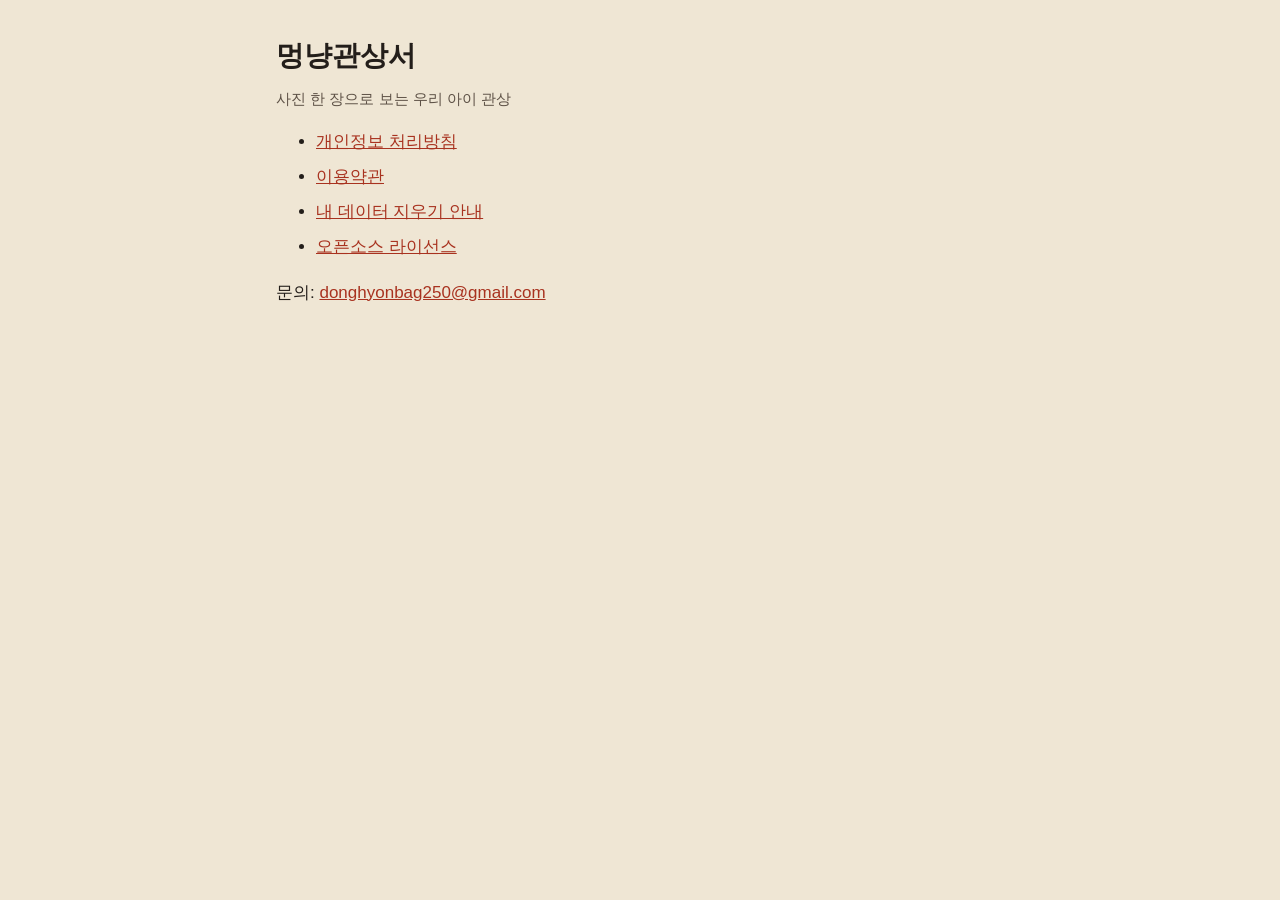
<file: index.html>
<!doctype html>
<html lang="ko">
<head>
<meta charset="utf-8"><meta name="viewport" content="width=device-width, initial-scale=1">
<title>멍냥관상서 안내</title>
<link rel="stylesheet" href="style.css">
</head>
<body><main>
<h1>멍냥관상서</h1>
<p class="meta">사진 한 장으로 보는 우리 아이 관상</p>
<ul>
  <li><a href="privacy.html">개인정보 처리방침</a></li>
  <li><a href="terms.html">이용약관</a></li>
  <li><a href="delete.html">내 데이터 지우기 안내</a></li>
  <li><a href="licenses.html">오픈소스 라이선스</a></li>
</ul>
<p>문의: <a href="mailto:donghyonbag250@gmail.com">donghyonbag250@gmail.com</a></p>
</main></body>
</html>
</file>
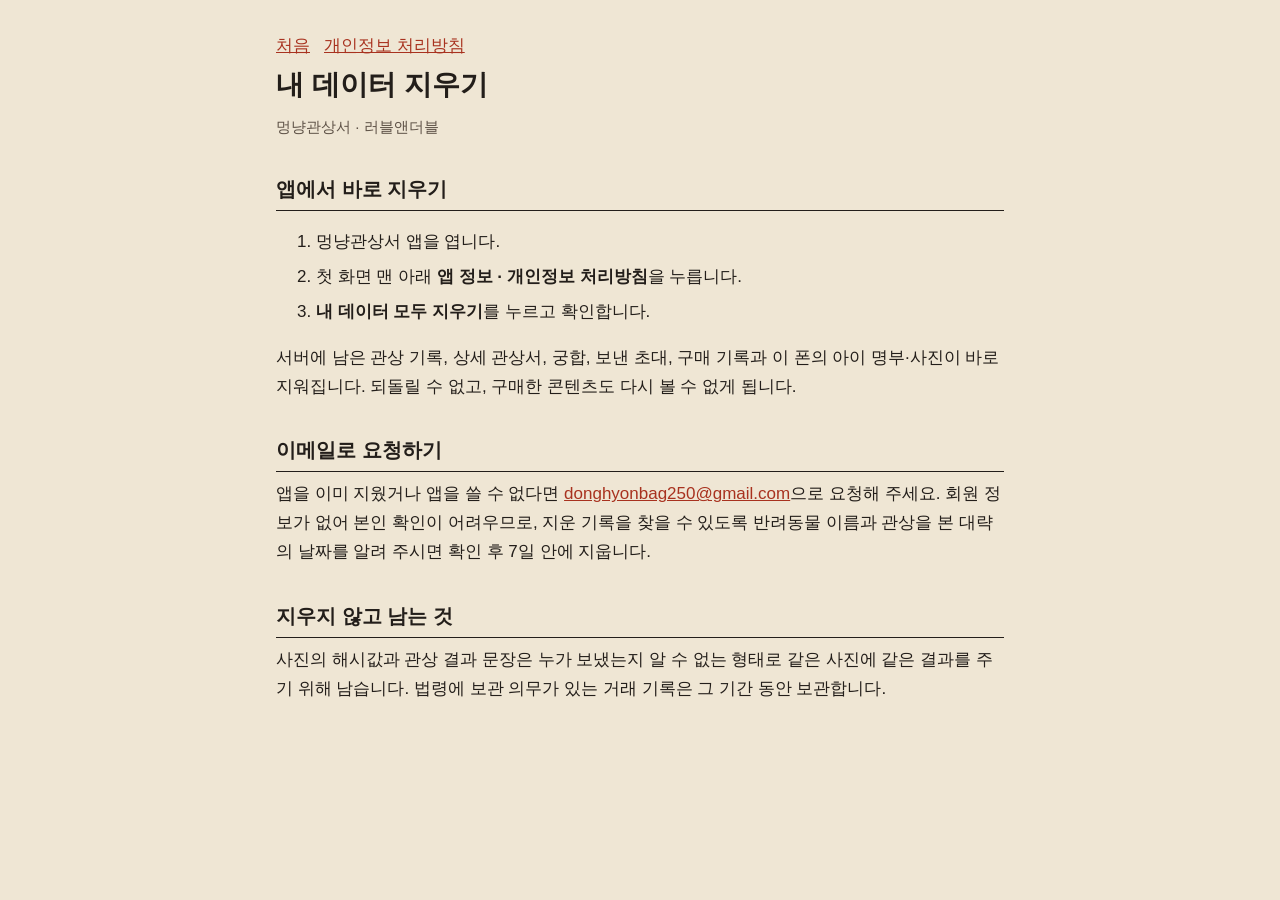
<file: delete.html>
<!doctype html>
<html lang="ko">
<head>
<meta charset="utf-8"><meta name="viewport" content="width=device-width, initial-scale=1">
<title>내 데이터 지우기</title>
<link rel="stylesheet" href="style.css">
</head>
<body><main>
<nav><a href="index.html">처음</a><a href="privacy.html">개인정보 처리방침</a></nav>
<h1>내 데이터 지우기</h1>
<p class="meta">멍냥관상서 · 러블앤더블</p>

<h2>앱에서 바로 지우기</h2>
<ol>
<li>멍냥관상서 앱을 엽니다.</li>
<li>첫 화면 맨 아래 <strong>앱 정보 · 개인정보 처리방침</strong>을 누릅니다.</li>
<li><strong>내 데이터 모두 지우기</strong>를 누르고 확인합니다.</li>
</ol>
<p>서버에 남은 관상 기록, 상세 관상서, 궁합, 보낸 초대, 구매 기록과 이 폰의 아이 명부·사진이 바로 지워집니다. 되돌릴 수 없고, 구매한 콘텐츠도 다시 볼 수 없게 됩니다.</p>

<h2>이메일로 요청하기</h2>
<p>앱을 이미 지웠거나 앱을 쓸 수 없다면 <a href="mailto:donghyonbag250@gmail.com">donghyonbag250@gmail.com</a>으로 요청해 주세요. 회원 정보가 없어 본인 확인이 어려우므로, 지운 기록을 찾을 수 있도록 반려동물 이름과 관상을 본 대략의 날짜를 알려 주시면 확인 후 7일 안에 지웁니다.</p>

<h2>지우지 않고 남는 것</h2>
<p>사진의 해시값과 관상 결과 문장은 누가 보냈는지 알 수 없는 형태로 같은 사진에 같은 결과를 주기 위해 남습니다. 법령에 보관 의무가 있는 거래 기록은 그 기간 동안 보관합니다.</p>
</main></body>
</html>
</file>
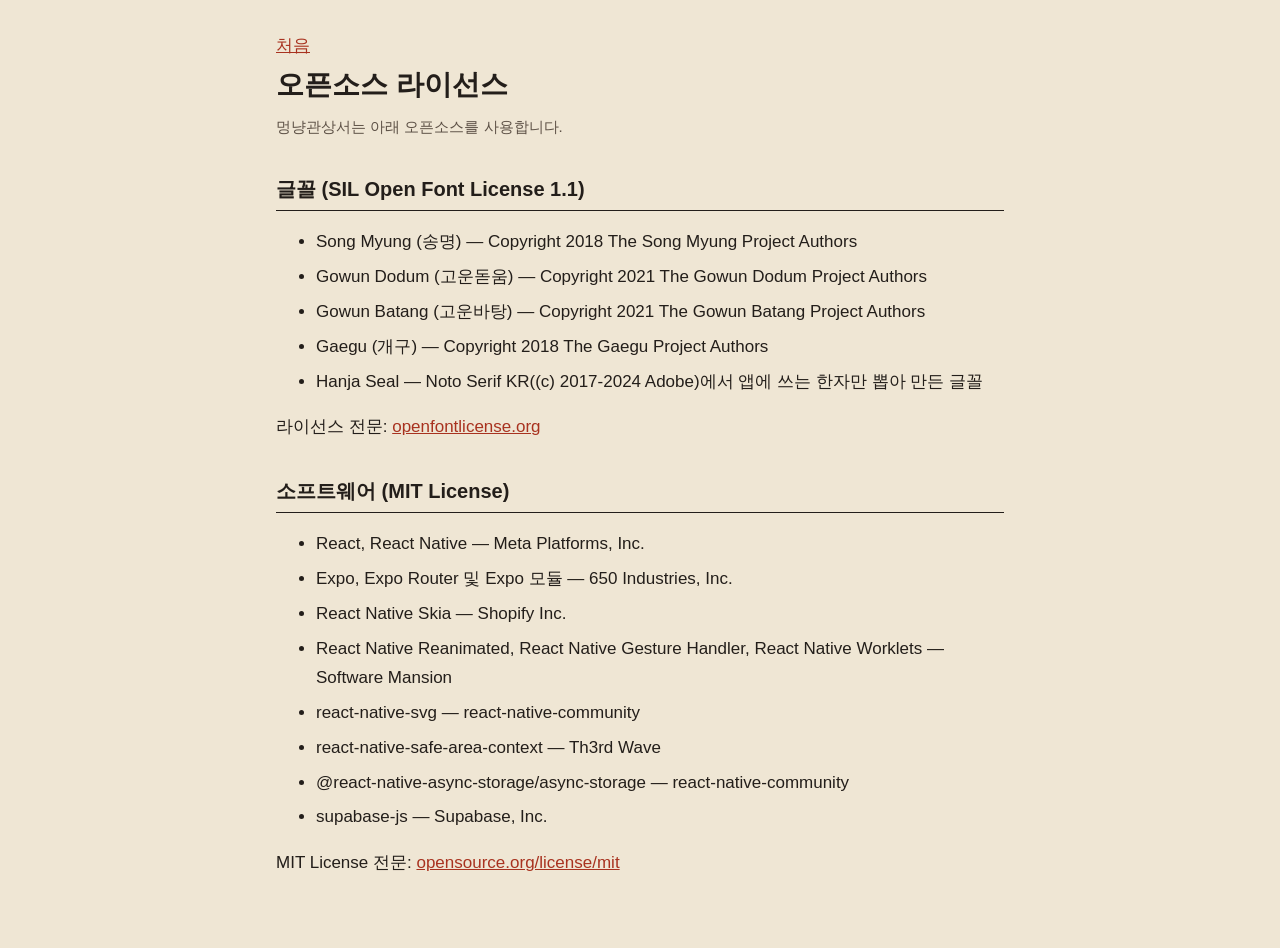
<file: licenses.html>
<!doctype html>
<html lang="ko">
<head>
<meta charset="utf-8"><meta name="viewport" content="width=device-width, initial-scale=1">
<title>오픈소스 라이선스</title>
<link rel="stylesheet" href="style.css">
</head>
<body><main>
<nav><a href="index.html">처음</a></nav>
<h1>오픈소스 라이선스</h1>
<p class="meta">멍냥관상서는 아래 오픈소스를 사용합니다.</p>

<h2>글꼴 (SIL Open Font License 1.1)</h2>
<ul>
<li>Song Myung (송명) — Copyright 2018 The Song Myung Project Authors</li>
<li>Gowun Dodum (고운돋움) — Copyright 2021 The Gowun Dodum Project Authors</li>
<li>Gowun Batang (고운바탕) — Copyright 2021 The Gowun Batang Project Authors</li>
<li>Gaegu (개구) — Copyright 2018 The Gaegu Project Authors</li>
<li>Hanja Seal — Noto Serif KR((c) 2017-2024 Adobe)에서 앱에 쓰는 한자만 뽑아 만든 글꼴</li>
</ul>
<p>라이선스 전문: <a href="https://openfontlicense.org">openfontlicense.org</a></p>

<h2>소프트웨어 (MIT License)</h2>
<ul>
<li>React, React Native — Meta Platforms, Inc.</li>
<li>Expo, Expo Router 및 Expo 모듈 — 650 Industries, Inc.</li>
<li>React Native Skia — Shopify Inc.</li>
<li>React Native Reanimated, React Native Gesture Handler, React Native Worklets — Software Mansion</li>
<li>react-native-svg — react-native-community</li>
<li>react-native-safe-area-context — Th3rd Wave</li>
<li>@react-native-async-storage/async-storage — react-native-community</li>
<li>supabase-js — Supabase, Inc.</li>
</ul>
<p>MIT License 전문: <a href="https://opensource.org/license/mit">opensource.org/license/mit</a></p>
</main></body>
</html>
</file>
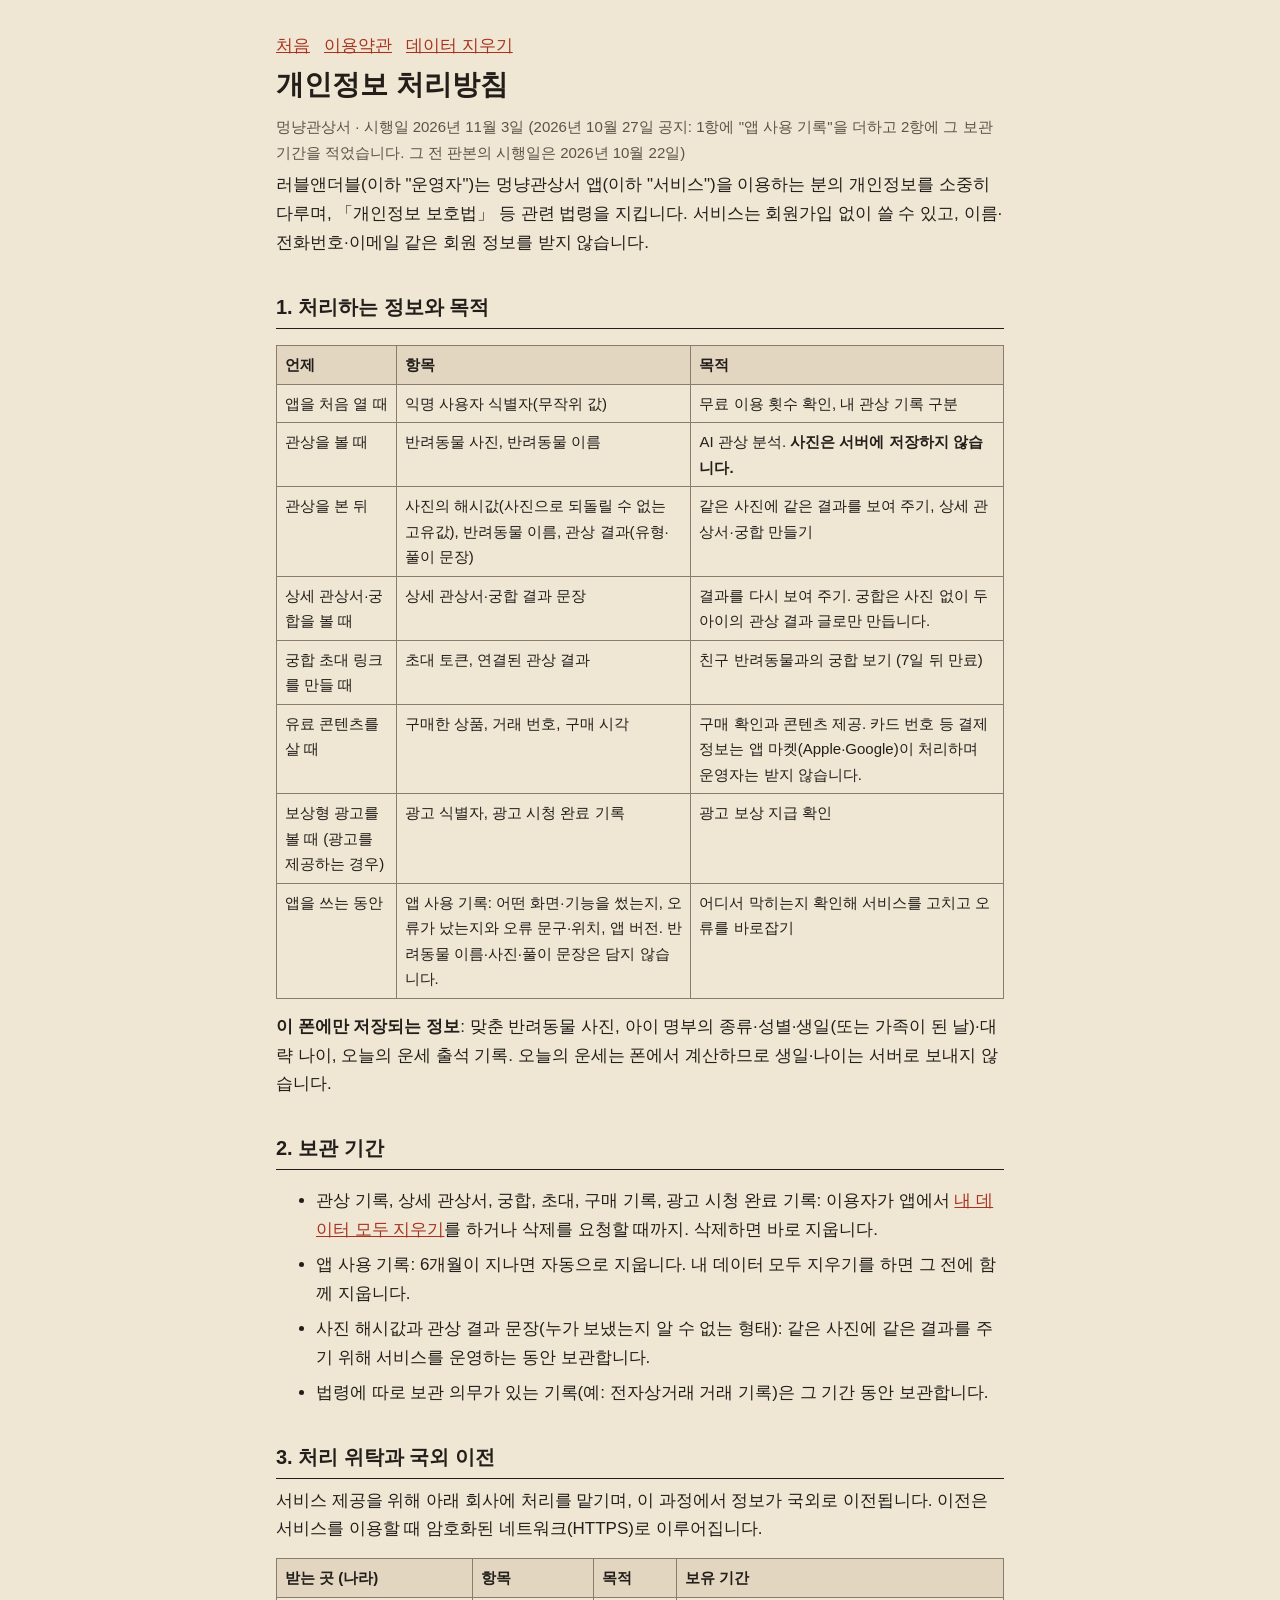
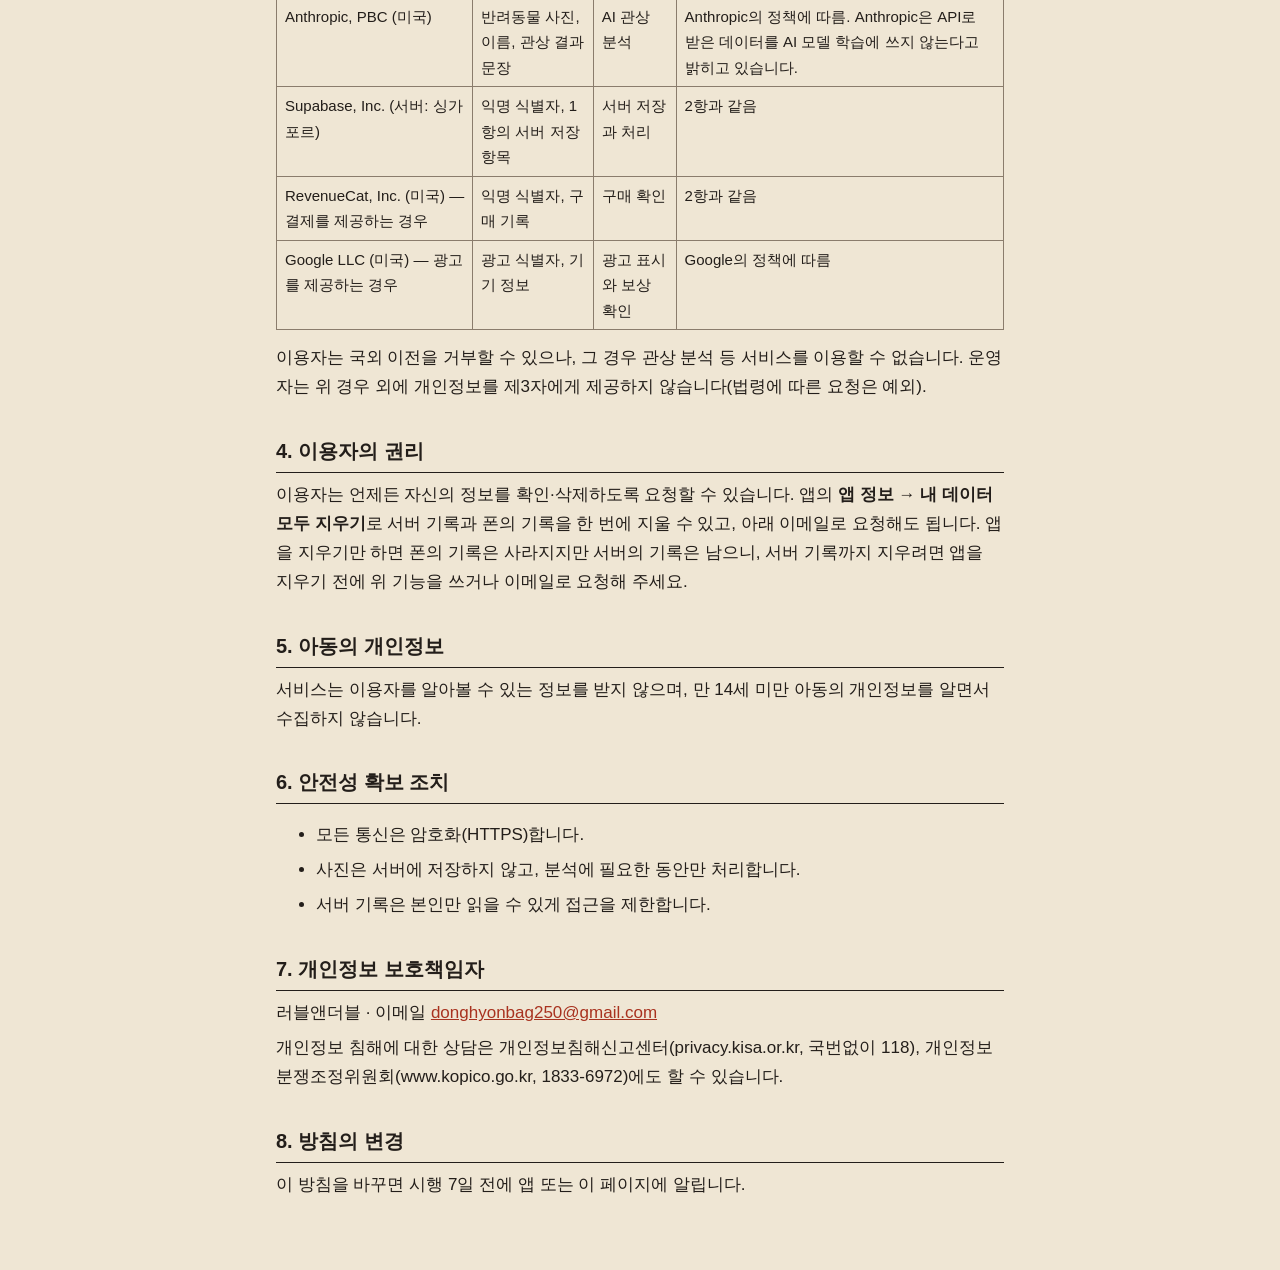
<file: privacy.html>
<!doctype html>
<html lang="ko">
<head>
<meta charset="utf-8"><meta name="viewport" content="width=device-width, initial-scale=1">
<title>개인정보 처리방침</title>
<link rel="stylesheet" href="style.css">
</head>
<body><main>
<nav><a href="index.html">처음</a><a href="terms.html">이용약관</a><a href="delete.html">데이터 지우기</a></nav>
<h1>개인정보 처리방침</h1>
<p class="meta">멍냥관상서 · 시행일 2026년 11월 3일 (2026년 10월 27일 공지: 1항에 "앱 사용 기록"을 더하고 2항에 그 보관 기간을 적었습니다. 그 전 판본의 시행일은 2026년 10월 22일)</p>

<p>러블앤더블(이하 "운영자")는 멍냥관상서 앱(이하 "서비스")을 이용하는 분의 개인정보를 소중히 다루며, 「개인정보 보호법」 등 관련 법령을 지킵니다. 서비스는 회원가입 없이 쓸 수 있고, 이름·전화번호·이메일 같은 회원 정보를 받지 않습니다.</p>

<h2>1. 처리하는 정보와 목적</h2>
<div class="wrap"><table>
<tr><th>언제</th><th>항목</th><th>목적</th></tr>
<tr><td>앱을 처음 열 때</td><td>익명 사용자 식별자(무작위 값)</td><td>무료 이용 횟수 확인, 내 관상 기록 구분</td></tr>
<tr><td>관상을 볼 때</td><td>반려동물 사진, 반려동물 이름</td><td>AI 관상 분석. <strong>사진은 서버에 저장하지 않습니다.</strong></td></tr>
<tr><td>관상을 본 뒤</td><td>사진의 해시값(사진으로 되돌릴 수 없는 고유값), 반려동물 이름, 관상 결과(유형·풀이 문장)</td><td>같은 사진에 같은 결과를 보여 주기, 상세 관상서·궁합 만들기</td></tr>
<tr><td>상세 관상서·궁합을 볼 때</td><td>상세 관상서·궁합 결과 문장</td><td>결과를 다시 보여 주기. 궁합은 사진 없이 두 아이의 관상 결과 글로만 만듭니다.</td></tr>
<tr><td>궁합 초대 링크를 만들 때</td><td>초대 토큰, 연결된 관상 결과</td><td>친구 반려동물과의 궁합 보기 (7일 뒤 만료)</td></tr>
<tr><td>유료 콘텐츠를 살 때</td><td>구매한 상품, 거래 번호, 구매 시각</td><td>구매 확인과 콘텐츠 제공. 카드 번호 등 결제 정보는 앱 마켓(Apple·Google)이 처리하며 운영자는 받지 않습니다.</td></tr>
<tr><td>보상형 광고를 볼 때 (광고를 제공하는 경우)</td><td>광고 식별자, 광고 시청 완료 기록</td><td>광고 보상 지급 확인</td></tr>
<tr><td>앱을 쓰는 동안</td><td>앱 사용 기록: 어떤 화면·기능을 썼는지, 오류가 났는지와 오류 문구·위치, 앱 버전. 반려동물 이름·사진·풀이 문장은 담지 않습니다.</td><td>어디서 막히는지 확인해 서비스를 고치고 오류를 바로잡기</td></tr>
</table></div>
<p><strong>이 폰에만 저장되는 정보</strong>: 맞춘 반려동물 사진, 아이 명부의 종류·성별·생일(또는 가족이 된 날)·대략 나이, 오늘의 운세 출석 기록. 오늘의 운세는 폰에서 계산하므로 생일·나이는 서버로 보내지 않습니다.</p>

<h2>2. 보관 기간</h2>
<ul>
<li>관상 기록, 상세 관상서, 궁합, 초대, 구매 기록, 광고 시청 완료 기록: 이용자가 앱에서 <a href="delete.html">내 데이터 모두 지우기</a>를 하거나 삭제를 요청할 때까지. 삭제하면 바로 지웁니다.</li>
<li>앱 사용 기록: 6개월이 지나면 자동으로 지웁니다. 내 데이터 모두 지우기를 하면 그 전에 함께 지웁니다.</li>
<li>사진 해시값과 관상 결과 문장(누가 보냈는지 알 수 없는 형태): 같은 사진에 같은 결과를 주기 위해 서비스를 운영하는 동안 보관합니다.</li>
<li>법령에 따로 보관 의무가 있는 기록(예: 전자상거래 거래 기록)은 그 기간 동안 보관합니다.</li>
</ul>

<h2>3. 처리 위탁과 국외 이전</h2>
<p>서비스 제공을 위해 아래 회사에 처리를 맡기며, 이 과정에서 정보가 국외로 이전됩니다. 이전은 서비스를 이용할 때 암호화된 네트워크(HTTPS)로 이루어집니다.</p>
<div class="wrap"><table>
<tr><th>받는 곳 (나라)</th><th>항목</th><th>목적</th><th>보유 기간</th></tr>
<tr><td>Anthropic, PBC (미국)</td><td>반려동물 사진, 이름, 관상 결과 문장</td><td>AI 관상 분석</td><td>Anthropic의 정책에 따름. Anthropic은 API로 받은 데이터를 AI 모델 학습에 쓰지 않는다고 밝히고 있습니다.</td></tr>
<tr><td>Supabase, Inc. (서버: 싱가포르)</td><td>익명 식별자, 1항의 서버 저장 항목</td><td>서버 저장과 처리</td><td>2항과 같음</td></tr>
<tr><td>RevenueCat, Inc. (미국) — 결제를 제공하는 경우</td><td>익명 식별자, 구매 기록</td><td>구매 확인</td><td>2항과 같음</td></tr>
<tr><td>Google LLC (미국) — 광고를 제공하는 경우</td><td>광고 식별자, 기기 정보</td><td>광고 표시와 보상 확인</td><td>Google의 정책에 따름</td></tr>
</table></div>
<p>이용자는 국외 이전을 거부할 수 있으나, 그 경우 관상 분석 등 서비스를 이용할 수 없습니다. 운영자는 위 경우 외에 개인정보를 제3자에게 제공하지 않습니다(법령에 따른 요청은 예외).</p>

<h2>4. 이용자의 권리</h2>
<p>이용자는 언제든 자신의 정보를 확인·삭제하도록 요청할 수 있습니다. 앱의 <strong>앱 정보 → 내 데이터 모두 지우기</strong>로 서버 기록과 폰의 기록을 한 번에 지울 수 있고, 아래 이메일로 요청해도 됩니다. 앱을 지우기만 하면 폰의 기록은 사라지지만 서버의 기록은 남으니, 서버 기록까지 지우려면 앱을 지우기 전에 위 기능을 쓰거나 이메일로 요청해 주세요.</p>

<h2>5. 아동의 개인정보</h2>
<p>서비스는 이용자를 알아볼 수 있는 정보를 받지 않으며, 만 14세 미만 아동의 개인정보를 알면서 수집하지 않습니다.</p>

<h2>6. 안전성 확보 조치</h2>
<ul>
<li>모든 통신은 암호화(HTTPS)합니다.</li>
<li>사진은 서버에 저장하지 않고, 분석에 필요한 동안만 처리합니다.</li>
<li>서버 기록은 본인만 읽을 수 있게 접근을 제한합니다.</li>
</ul>

<h2>7. 개인정보 보호책임자</h2>
<p>러블앤더블 · 이메일 <a href="mailto:donghyonbag250@gmail.com">donghyonbag250@gmail.com</a></p>
<p>개인정보 침해에 대한 상담은 개인정보침해신고센터(privacy.kisa.or.kr, 국번없이 118), 개인정보분쟁조정위원회(www.kopico.go.kr, 1833-6972)에도 할 수 있습니다.</p>

<h2>8. 방침의 변경</h2>
<p>이 방침을 바꾸면 시행 7일 전에 앱 또는 이 페이지에 알립니다.</p>
</main></body>
</html>
</file>
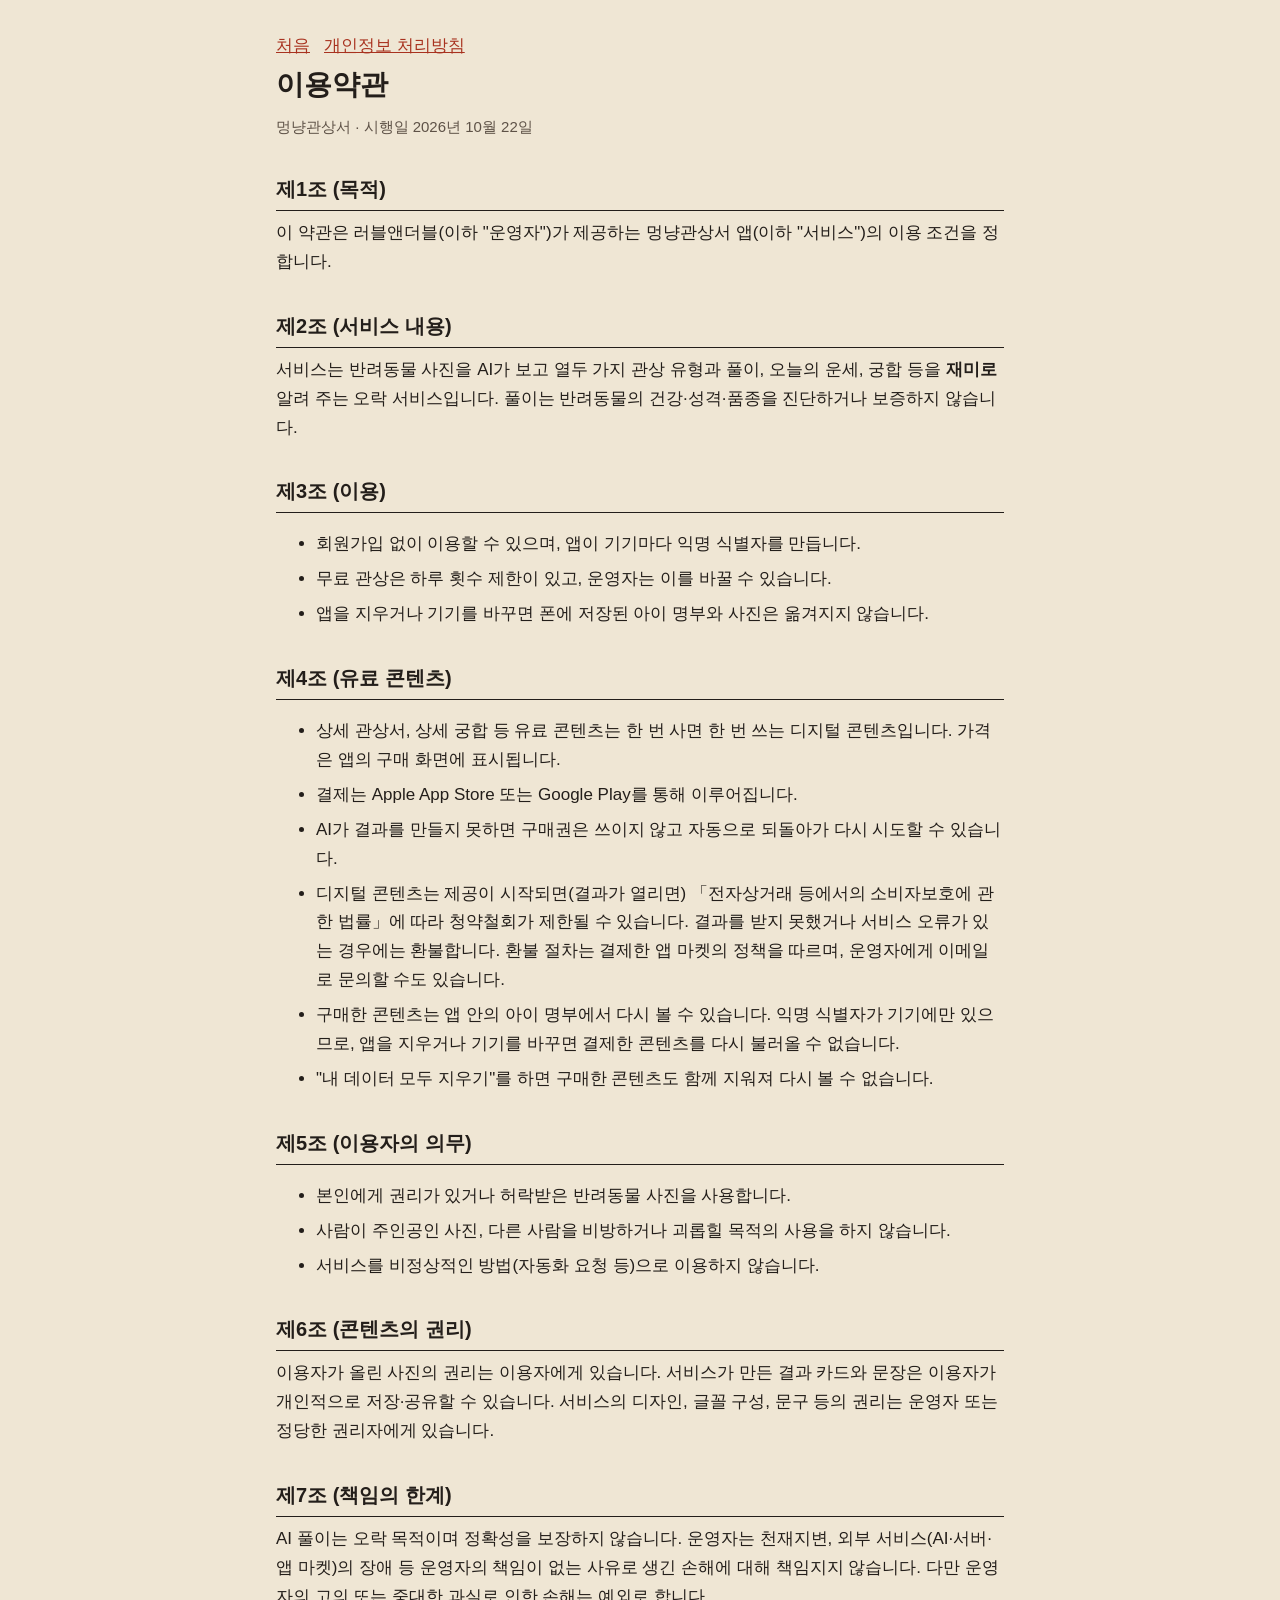
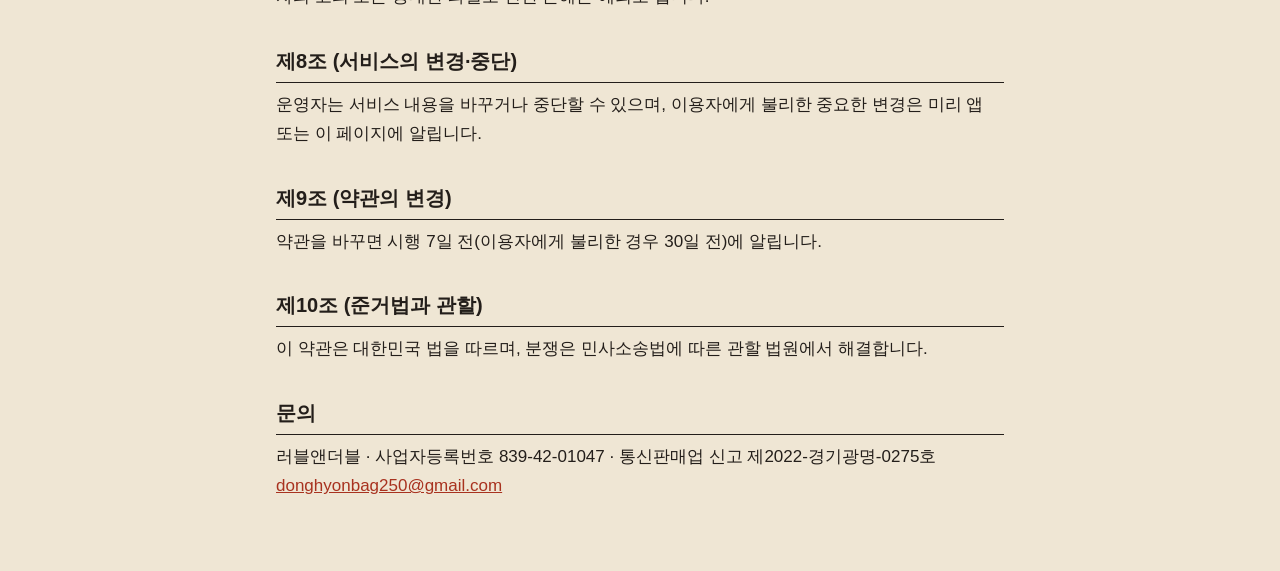
<file: terms.html>
<!doctype html>
<html lang="ko">
<head>
<meta charset="utf-8"><meta name="viewport" content="width=device-width, initial-scale=1">
<title>이용약관</title>
<link rel="stylesheet" href="style.css">
</head>
<body><main>
<nav><a href="index.html">처음</a><a href="privacy.html">개인정보 처리방침</a></nav>
<h1>이용약관</h1>
<p class="meta">멍냥관상서 · 시행일 2026년 10월 22일</p>

<h2>제1조 (목적)</h2>
<p>이 약관은 러블앤더블(이하 "운영자")가 제공하는 멍냥관상서 앱(이하 "서비스")의 이용 조건을 정합니다.</p>

<h2>제2조 (서비스 내용)</h2>
<p>서비스는 반려동물 사진을 AI가 보고 열두 가지 관상 유형과 풀이, 오늘의 운세, 궁합 등을 <strong>재미로</strong> 알려 주는 오락 서비스입니다. 풀이는 반려동물의 건강·성격·품종을 진단하거나 보증하지 않습니다.</p>

<h2>제3조 (이용)</h2>
<ul>
<li>회원가입 없이 이용할 수 있으며, 앱이 기기마다 익명 식별자를 만듭니다.</li>
<li>무료 관상은 하루 횟수 제한이 있고, 운영자는 이를 바꿀 수 있습니다.</li>
<li>앱을 지우거나 기기를 바꾸면 폰에 저장된 아이 명부와 사진은 옮겨지지 않습니다.</li>
</ul>

<h2>제4조 (유료 콘텐츠)</h2>
<ul>
<li>상세 관상서, 상세 궁합 등 유료 콘텐츠는 한 번 사면 한 번 쓰는 디지털 콘텐츠입니다. 가격은 앱의 구매 화면에 표시됩니다.</li>
<li>결제는 Apple App Store 또는 Google Play를 통해 이루어집니다.</li>
<li>AI가 결과를 만들지 못하면 구매권은 쓰이지 않고 자동으로 되돌아가 다시 시도할 수 있습니다.</li>
<li>디지털 콘텐츠는 제공이 시작되면(결과가 열리면) 「전자상거래 등에서의 소비자보호에 관한 법률」에 따라 청약철회가 제한될 수 있습니다. 결과를 받지 못했거나 서비스 오류가 있는 경우에는 환불합니다. 환불 절차는 결제한 앱 마켓의 정책을 따르며, 운영자에게 이메일로 문의할 수도 있습니다.</li>
<li>구매한 콘텐츠는 앱 안의 아이 명부에서 다시 볼 수 있습니다. 익명 식별자가 기기에만 있으므로, 앱을 지우거나 기기를 바꾸면 결제한 콘텐츠를 다시 불러올 수 없습니다.</li>
<li>"내 데이터 모두 지우기"를 하면 구매한 콘텐츠도 함께 지워져 다시 볼 수 없습니다.</li>
</ul>

<h2>제5조 (이용자의 의무)</h2>
<ul>
<li>본인에게 권리가 있거나 허락받은 반려동물 사진을 사용합니다.</li>
<li>사람이 주인공인 사진, 다른 사람을 비방하거나 괴롭힐 목적의 사용을 하지 않습니다.</li>
<li>서비스를 비정상적인 방법(자동화 요청 등)으로 이용하지 않습니다.</li>
</ul>

<h2>제6조 (콘텐츠의 권리)</h2>
<p>이용자가 올린 사진의 권리는 이용자에게 있습니다. 서비스가 만든 결과 카드와 문장은 이용자가 개인적으로 저장·공유할 수 있습니다. 서비스의 디자인, 글꼴 구성, 문구 등의 권리는 운영자 또는 정당한 권리자에게 있습니다.</p>

<h2>제7조 (책임의 한계)</h2>
<p>AI 풀이는 오락 목적이며 정확성을 보장하지 않습니다. 운영자는 천재지변, 외부 서비스(AI·서버·앱 마켓)의 장애 등 운영자의 책임이 없는 사유로 생긴 손해에 대해 책임지지 않습니다. 다만 운영자의 고의 또는 중대한 과실로 인한 손해는 예외로 합니다.</p>

<h2>제8조 (서비스의 변경·중단)</h2>
<p>운영자는 서비스 내용을 바꾸거나 중단할 수 있으며, 이용자에게 불리한 중요한 변경은 미리 앱 또는 이 페이지에 알립니다.</p>

<h2>제9조 (약관의 변경)</h2>
<p>약관을 바꾸면 시행 7일 전(이용자에게 불리한 경우 30일 전)에 알립니다.</p>

<h2>제10조 (준거법과 관할)</h2>
<p>이 약관은 대한민국 법을 따르며, 분쟁은 민사소송법에 따른 관할 법원에서 해결합니다.</p>

<h2>문의</h2>
<p>러블앤더블 · 사업자등록번호 839-42-01047 · 통신판매업 신고 제2022-경기광명-0275호<br><a href="mailto:donghyonbag250@gmail.com">donghyonbag250@gmail.com</a></p>
</main></body>
</html>
</file>
<file: style.css>
:root { --paper: #EFE6D4; --ink: #231E1A; --muted: #5E5247; --line: #8A7C6C; --red: #A8321F; }
* { box-sizing: border-box; }
body { margin: 0; background: var(--paper); color: var(--ink); font: 17px/1.7 "Gowun Dodum", "Apple SD Gothic Neo", "Malgun Gothic", sans-serif; }
main { max-width: 760px; margin: 0 auto; padding: 32px 16px 64px; }
h1 { font-size: 28px; margin: 0 0 4px; }
h2 { font-size: 20px; margin: 32px 0 8px; padding-bottom: 4px; border-bottom: 1px solid var(--ink); }
p, li { margin: 6px 0; }
.meta { color: var(--muted); font-size: 15px; }
table { width: 100%; border-collapse: collapse; font-size: 15px; margin: 8px 0; }
th, td { border: 1px solid var(--line); padding: 6px 8px; text-align: left; vertical-align: top; }
th { background: #E2D6C0; }
a { color: var(--red); }
nav a { margin-right: 14px; }
.wrap { overflow-x: auto; }
</file>
